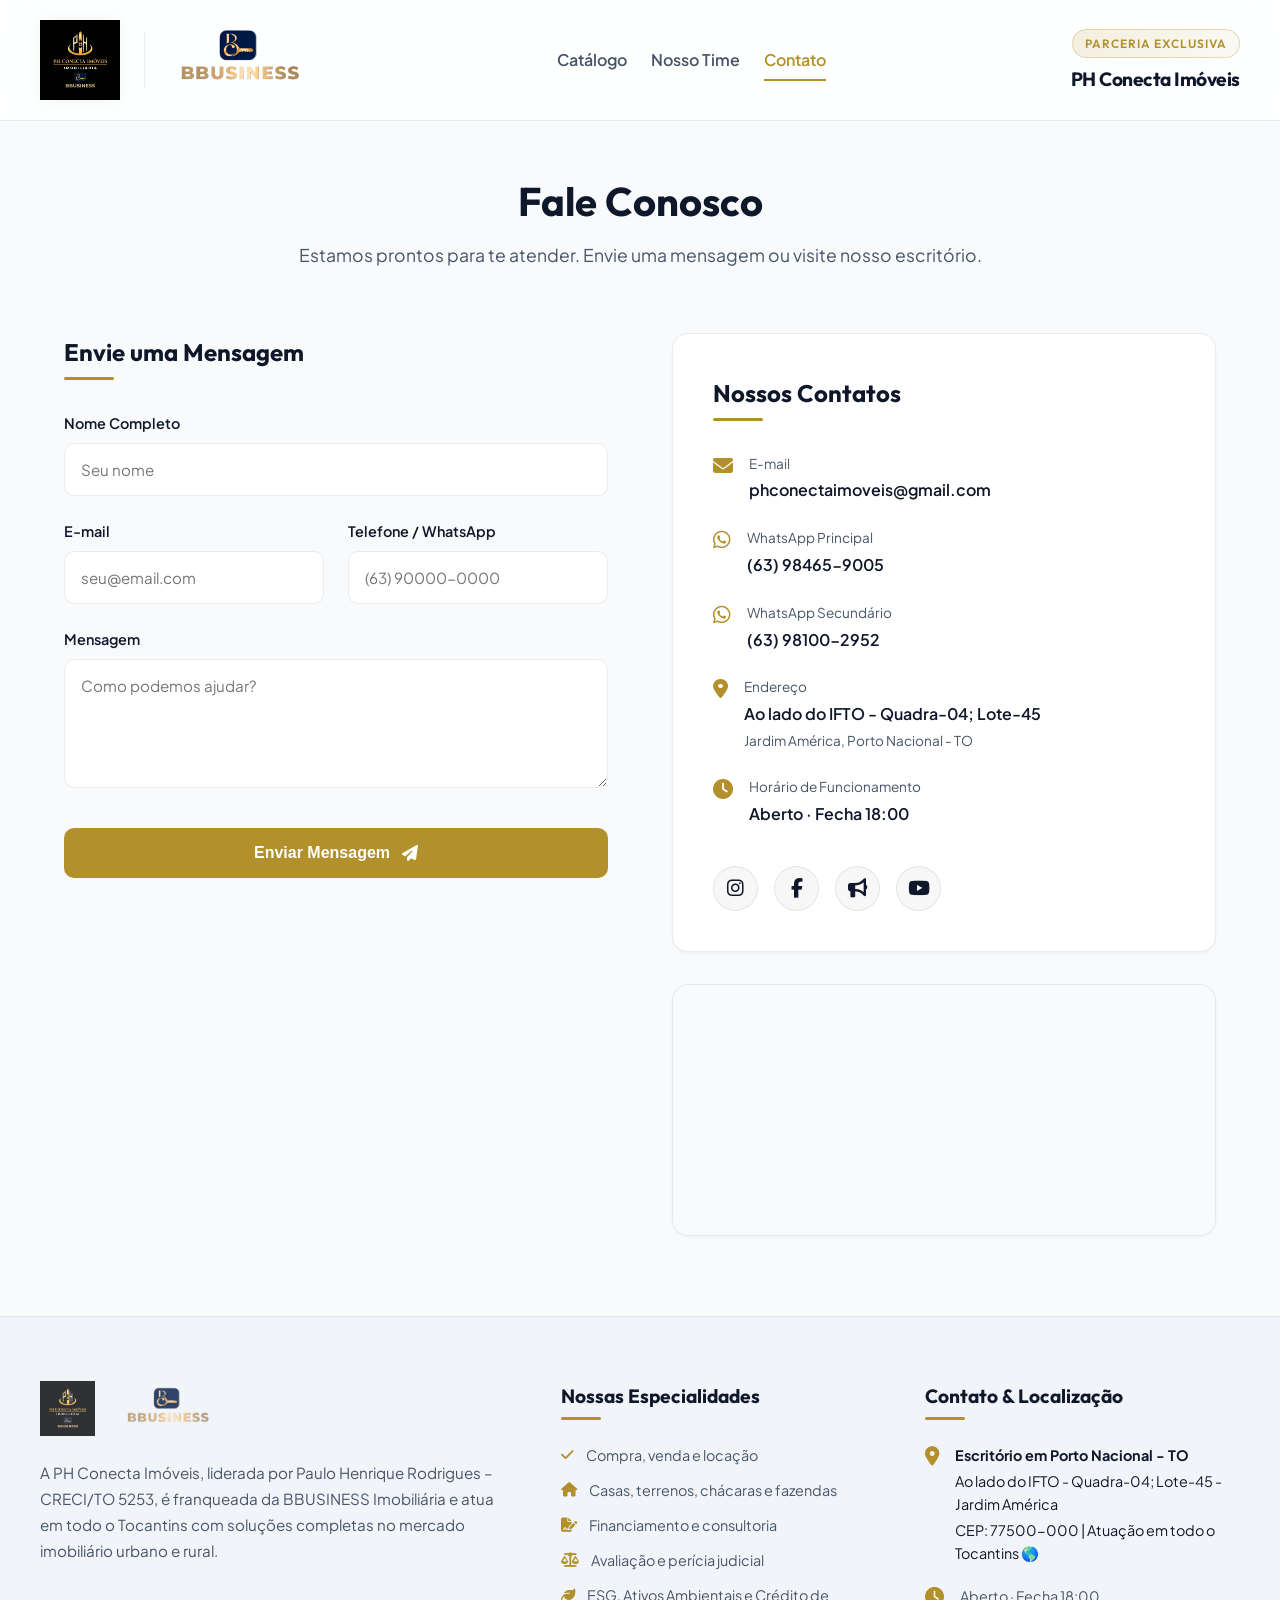
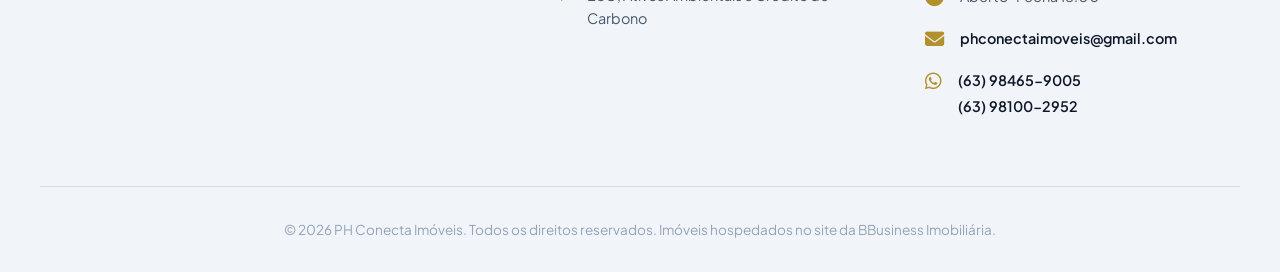
<file: contato.html>
<!DOCTYPE html>
<html lang="pt-BR">
<head>
    <meta charset="UTF-8">
    <meta name="viewport" content="width=device-width, initial-scale=1.0">
    <title>Fale Conosco | PH Conecta Imóveis</title>
    
    <!-- SEO Essencial e Indexação -->
    <meta name="description" content="Fale com a PH Conecta Imóveis, a sua imobiliária em Porto Nacional - TO. Especialistas em compra, venda, locação de fazendas, loteamentos e crédito de carbono.">
    <meta name="keywords" content="imobiliariaphconectaimoveis, imobiliaria.phconectaimoveis, phconectaimoveis, ph conecta imoveis, Contato, Imobiliária em Porto Nacional, Telefone Corretor, WhatsApp Imobiliária, PH Conecta Imóveis, Paulo Henrique Rodrigues, CRECI 5253">
    <meta name="author" content="PH Conecta Imóveis">
    <meta name="robots" content="index, follow">
    <link rel="canonical" href="https://www.phconectaimoveis.com/contato.html">
    
    <!-- Open Graph / Redes Sociais -->
    <meta property="og:url" content="https://www.phconectaimoveis.com/contato.html">
    <meta property="og:title" content="Fale Conosco | PH Conecta Imóveis - Porto Nacional">
    <meta property="og:description" content="Entre em contato com a nossa equipe. Temos as melhores opções do mercado imobiliário urbano e rural no Tocantins.">
    <meta property="og:type" content="website">
    <meta property="og:locale" content="pt_BR">
    <meta property="og:image" content="https://www.phconectaimoveis.com/assets/logo_ph.png">
    
    <!-- Google Fonts -->
    <link rel="preconnect" href="https://fonts.googleapis.com">
    <link rel="preconnect" href="https://fonts.gstatic.com" crossorigin>
    <link href="https://fonts.googleapis.com/css2?family=Outfit:wght@300;400;500;600;700;800&family=Plus+Jakarta+Sans:wght@300;400;500;600;700&display=swap" rel="stylesheet">
    
    <!-- Font Awesome for Icons -->
    <link rel="stylesheet" href="https://cdnjs.cloudflare.com/ajax/libs/font-awesome/6.4.0/css/all.min.css">
    
    <!-- Link para o CSS customizado -->
    <link rel="stylesheet" href="style.css">

    <!-- Google tag (gtag.js) -->
    <script async src="https://www.googletagmanager.com/gtag/js?id=G-YEHW1Y035Z"></script>
    <script>
      window.dataLayer = window.dataLayer || [];
      function gtag(){dataLayer.push(arguments);}
      gtag('js', new Date());

      gtag('config', 'G-YEHW1Y035Z');
    </script>
</head>
<body>

    <!-- Header do Catálogo -->
    <header class="main-header">
        <div class="header-container">
            <div class="brand-showcase">
                <a href="index.html" class="logo-wrapper ph-logo-wrapper">
                    <img src="assets/logo_ph.png" alt="PH Conecta Imóveis" class="logo-img ph-logo">
                </a>
                <div class="brand-divider"></div>
                <div class="logo-wrapper bb-logo-wrapper">
                    <img src="assets/bbusiness_logo.png" alt="BBusiness Imobiliária" class="logo-img bb-logo">
                </div>
            </div>
            
            <nav class="main-nav">
                <a href="index.html" class="nav-link">Catálogo</a>
                <a href="nossotime.html" class="nav-link">Nosso Time</a>
                <a href="contato.html" class="nav-link active">Contato</a>
            </nav>

            <div class="header-text">
                <span class="badge">Parceria Exclusiva</span>
                <h1 style="font-size: 1.2rem; margin-top: 0.2rem;">PH Conecta Imóveis</h1>
            </div>
        </div>
    </header>

    <!-- Seção de Contato -->
    <main class="contact-page">
        <div class="contact-header">
            <h2>Fale Conosco</h2>
            <p>Estamos prontos para te atender. Envie uma mensagem ou visite nosso escritório.</p>
        </div>

        <div class="contact-container">
            <!-- Formulário -->
            <div class="contact-form-section">
                <h3>Envie uma Mensagem</h3>
                <form class="contact-form" onsubmit="sendToWhatsApp(event)">
                    <div class="form-group">
                        <label for="name">Nome Completo</label>
                        <input type="text" id="name" name="name" placeholder="Seu nome" required>
                    </div>
                    <div class="form-row">
                        <div class="form-group">
                            <label for="email">E-mail</label>
                            <input type="email" id="email" name="email" placeholder="seu@email.com" required>
                        </div>
                        <div class="form-group">
                            <label for="phone">Telefone / WhatsApp</label>
                            <input type="tel" id="phone" name="phone" placeholder="(63) 90000-0000" required>
                        </div>
                    </div>
                    <div class="form-group">
                        <label for="message">Mensagem</label>
                        <textarea id="message" name="message" rows="5" placeholder="Como podemos ajudar?" required></textarea>
                    </div>
                    <button type="submit" class="submit-btn">
                        Enviar Mensagem <i class="fa-solid fa-paper-plane"></i>
                    </button>
                </form>
            </div>

            <!-- Informações e Mapa -->
            <div class="contact-info-section">
                <div class="info-card">
                    <h3>Nossos Contatos</h3>
                    <ul class="contact-list">
                        <li>
                            <i class="fa-solid fa-envelope"></i>
                            <div>
                                <span>E-mail</span>
                                <a href="mailto:phconectaimoveis@gmail.com">phconectaimoveis@gmail.com</a>
                            </div>
                        </li>
                        <li>
                            <i class="fa-brands fa-whatsapp"></i>
                            <div>
                                <span>WhatsApp Principal</span>
                                <a href="https://wa.me/5563984659005" target="_blank">(63) 98465-9005</a>
                            </div>
                        </li>
                        <li>
                            <i class="fa-brands fa-whatsapp"></i>
                            <div>
                                <span>WhatsApp Secundário</span>
                                <a href="https://wa.me/5563981002952" target="_blank">(63) 98100-2952</a>
                            </div>
                        </li>
                        <li>
                            <i class="fa-solid fa-location-dot"></i>
                            <div>
                                <span>Endereço</span>
                                <strong>Ao lado do IFTO - Quadra-04; Lote-45</strong>
                                <span>Jardim América, Porto Nacional - TO</span>
                            </div>
                        </li>
                        <li>
                            <i class="fa-solid fa-clock"></i>
                            <div>
                                <span>Horário de Funcionamento</span>
                                <strong>Aberto · Fecha 18:00</strong>
                            </div>
                        </li>
                    </ul>
                    
                    <div class="social-links">
                        <a href="https://www.instagram.com/imobiliaria_ph_conecta_imoveis/" target="_blank" class="social-icon"><i class="fa-brands fa-instagram"></i></a>
                        <a href="https://www.facebook.com/profile.php?id=61579392174771" target="_blank" class="social-icon"><i class="fa-brands fa-facebook-f"></i></a>
                        <a href="https://whatsapp.com/channel/0029VbCNciaJf05h0G0z0J1j" target="_blank" class="social-icon"><i class="fa-solid fa-bullhorn"></i></a>
                        <a href="https://www.youtube.com/@PHconectaIm%C3%B3veis" target="_blank" class="social-icon"><i class="fa-brands fa-youtube"></i></a>
                    </div>
                </div>

                <!-- Google Maps Embutido -->
                <div class="map-container">
                    <iframe 
                        src="https://www.google.com/maps/embed?pb=!1m18!1m12!1m3!1d1139.7744319409855!2d-48.39763713028325!3d-10.694481699999994!2m3!1f0!2f0!3f0!3m2!1i1024!2i768!4f13.1!3m3!1m2!1s0x933b0d91617a31d5%3A0x5bad2772ea0631fc!2sPH%20Conecta%20Im%C3%B3veis!5e0!3m2!1spt-BR!2sbr!4v1700000000000!5m2!1spt-BR!2sbr" 
                        width="100%" 
                        height="250" 
                        style="border:0;" 
                        allowfullscreen="" 
                        loading="lazy" 
                        referrerpolicy="no-referrer-when-downgrade">
                    </iframe>
                </div>
            </div>
        </div>
    </main>

    <!-- Footer do Catálogo Profissional -->
    <footer class="main-footer">
        <div class="footer-container">
            <div class="footer-grid">
                
                <div class="footer-col brand-col">
                    <div class="footer-logos">
                        <img src="assets/logo_ph.png" alt="PH Conecta Imóveis Logo" class="footer-logo ph-flogo">
                        <img src="assets/bbusiness_logo.png" alt="BBusiness Imobiliária Logo" class="footer-logo bb-flogo">
                    </div>
                    <p class="brand-desc">
                        A PH Conecta Imóveis, liderada por Paulo Henrique Rodrigues – CRECI/TO 5253, é franqueada da BBUSINESS Imobiliária e atua em todo o Tocantins com soluções completas no mercado imobiliário urbano e rural.
                    </p>
                </div>
                
                <div class="footer-col info-col">
                    <h3>Nossas Especialidades</h3>
                    <ul class="footer-list">
                        <li><i class="fa-solid fa-check"></i> Compra, venda e locação</li>
                        <li><i class="fa-solid fa-house"></i> Casas, terrenos, chácaras e fazendas</li>
                        <li><i class="fa-solid fa-file-signature"></i> Financiamento e consultoria</li>
                        <li><i class="fa-solid fa-scale-balanced"></i> Avaliação e perícia judicial</li>
                        <li><i class="fa-solid fa-leaf"></i> ESG, Ativos Ambientais e Crédito de Carbono</li>
                    </ul>
                </div>
                
                <div class="footer-col contact-col">
                    <h3>Contato & Localização</h3>
                    <ul class="footer-contact-list">
                        <li>
                            <i class="fa-solid fa-location-dot"></i>
                            <div>
                                <strong>Escritório em Porto Nacional - TO</strong>
                                <a href="https://www.google.com/maps/place/PH+Conecta+Im%C3%B3veis/@-10.6944817,-48.399383,1068m/data=!3m2!1e3!4b1!4m6!3m5!1s0x933b0d91617a31d5:0x5bad2772ea0631fc!8m2!3d-10.694487!4d-48.3968081!16s%2Fg%2F11xyh6w7kj?entry=ttu&g_ep=EgoyMDI2MDYxMC4wIKXMDSoASAFQAw%3D%3D" target="_blank" style="font-weight: 400; display: flex; flex-direction: column; gap: 0.2rem;" title="Ver no Google Maps">
                                    <span>Ao lado do IFTO - Quadra-04; Lote-45 - Jardim América</span>
                                    <span>CEP: 77500-000 | Atuação em todo o Tocantins 🌎</span>
                                </a>
                            </div>
                        </li>
                        <li>
                            <i class="fa-solid fa-clock"></i>
                            <span>Aberto · Fecha 18:00</span>
                        </li>
                        <li>
                            <i class="fa-solid fa-envelope"></i>
                            <a href="mailto:phconectaimoveis@gmail.com">phconectaimoveis@gmail.com</a>
                        </li>
                        <li>
                            <i class="fa-brands fa-whatsapp"></i>
                            <div style="display: flex; flex-direction: column; gap: 0.2rem;">
                                <a href="https://wa.me/5563984659005" target="_blank">(63) 98465-9005</a>
                                <a href="https://wa.me/5563981002952" target="_blank">(63) 98100-2952</a>
                            </div>
                        </li>
                    </ul>
                </div>

            </div>
            
            <div class="footer-bottom">
                <p class="copyright">&copy; 2026 PH Conecta Imóveis. Todos os direitos reservados. Imóveis hospedados no site da BBusiness Imobiliária.</p>
            </div>
        </div>
    </footer>

    <!-- Script para envio via WhatsApp -->
    <script>
        function sendToWhatsApp(event) {
            event.preventDefault();
            const name = document.getElementById('name').value;
            const email = document.getElementById('email').value;
            const phone = document.getElementById('phone').value;
            const message = document.getElementById('message').value;

            // Formatação da mensagem
            const text = `Olá! Vim pelo site da PH Conecta Imóveis.%0A%0A*Nome:* ${name}%0A*E-mail:* ${email}%0A*Telefone:* ${phone}%0A*Mensagem:* ${message}`;
            
            // Número especificado: (63) 98100-2952 -> 5563981002952
            const waLink = `https://wa.me/5563981002952?text=${text}`;
            
            window.open(waLink, '_blank');
        }
    </script>
</body>
</html>
</file>
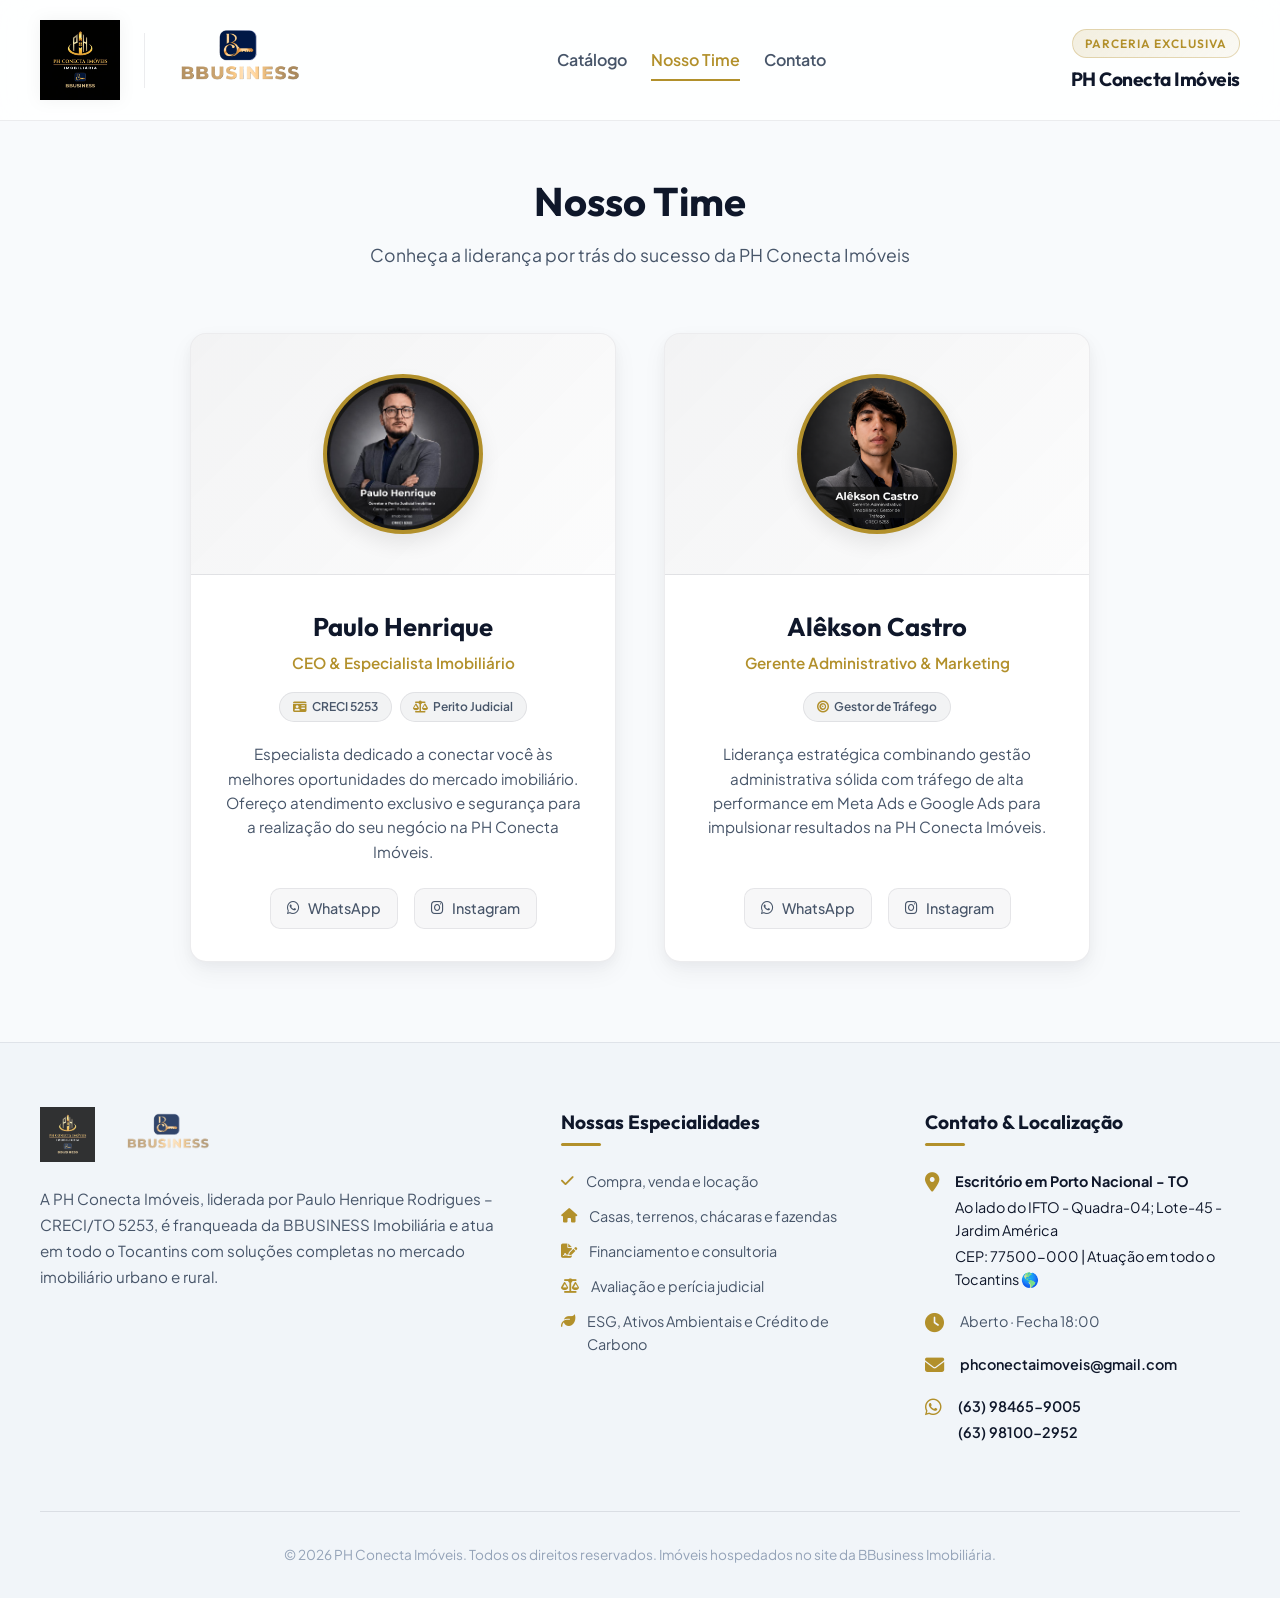
<file: nossotime.html>
<!DOCTYPE html>
<html lang="pt-BR">

<head>
    <meta charset="UTF-8">
    <meta name="viewport" content="width=device-width, initial-scale=1.0">
    <title>Nosso Time | PH Conecta Imóveis</title>

    <!-- SEO Essencial e Indexação -->
    <meta name="description"
        content="Conheça a equipe da PH Conecta Imóveis. Profissionais especialistas no mercado imobiliário urbano e rural no Tocantins.">
    <meta name="keywords"
        content="equipe ph conecta imoveis, nosso time, paulo henrique, alekson castro, imobiliaria porto nacional, corretores porto nacional">
    <meta name="author" content="PH Conecta Imóveis">
    <meta name="robots" content="index, follow">

    <!-- Google Fonts -->
    <link rel="preconnect" href="https://fonts.googleapis.com">
    <link rel="preconnect" href="https://fonts.gstatic.com" crossorigin>
    <link
        href="https://fonts.googleapis.com/css2?family=Outfit:wght@300;400;500;600;700;800&family=Plus+Jakarta+Sans:wght@300;400;500;600;700&display=swap"
        rel="stylesheet">

    <!-- Font Awesome for Icons -->
    <link rel="stylesheet" href="https://cdnjs.cloudflare.com/ajax/libs/font-awesome/6.4.0/css/all.min.css">

    <!-- Link para o CSS customizado -->
    <link rel="stylesheet" href="style.css">
</head>

<body>

    <!-- Header do Catálogo -->
    <header class="main-header">
        <div class="header-container">
            <div class="brand-showcase">
                <a href="index.html" class="logo-wrapper ph-logo-wrapper">
                    <img src="assets/logo_ph.png" alt="PH Conecta Imóveis" class="logo-img ph-logo">
                </a>
                <div class="brand-divider"></div>
                <div class="logo-wrapper bb-logo-wrapper">
                    <img src="assets/bbusiness_logo.png" alt="BBusiness Imobiliária" class="logo-img bb-logo">
                </div>
            </div>

            <nav class="main-nav">
                <a href="index.html" class="nav-link">Catálogo</a>
                <a href="nossotime.html" class="nav-link active">Nosso Time</a>
                <a href="contato.html" class="nav-link">Contato</a>
            </nav>

            <div class="header-text">
                <span class="badge">Parceria Exclusiva</span>
                <h1 style="font-size: 1.2rem; margin-top: 0.2rem;">PH Conecta Imóveis</h1>
            </div>
        </div>
    </header>

    <!-- Seção Nosso Time -->
    <main class="team-page">
        <div class="contact-header">
            <h2>Nosso Time</h2>
            <p>Conheça a liderança por trás do sucesso da PH Conecta Imóveis</p>
        </div>

        <div class="team-container">

            <!-- Card Paulo -->
            <div class="team-card">
                <div class="team-card-header">
                    <div class="team-photo-wrapper">
                        <img src="assets/perfil_ph.png" alt="Paulo Henrique" class="team-photo">
                    </div>
                </div>
                <div class="team-card-body">
                    <h3>Paulo Henrique</h3>
                    <div class="team-role">CEO & Especialista Imobiliário</div>
                    <div class="team-badges">
                        <span class="team-badge"><i class="fa-solid fa-id-card"></i> CRECI 5253</span>
                        <span class="team-badge"><i class="fa-solid fa-scale-balanced"></i> Perito Judicial</span>
                    </div>
                    <p class="team-desc">
                        Especialista dedicado a conectar você às melhores oportunidades do mercado imobiliário. Ofereço
                        atendimento exclusivo e segurança para a realização do seu negócio na PH Conecta Imóveis.
                    </p>
                    <div class="team-social">
                        <a href="https://wa.me/556384659005" target="_blank"><i class="fa-brands fa-whatsapp"></i>
                            WhatsApp</a>
                        <a href="https://www.instagram.com/imobiliaria_ph_conecta_imoveis/" target="_blank"><i
                                class="fa-brands fa-instagram"></i> Instagram</a>
                    </div>
                </div>
            </div>

            <!-- Card Alekson -->
            <div class="team-card">
                <div class="team-card-header">
                    <div class="team-photo-wrapper">
                        <img src="assets/perfil_alek.png" alt="Alêkson Castro" class="team-photo">
                    </div>
                </div>
                <div class="team-card-body">
                    <h3>Alêkson Castro</h3>
                    <div class="team-role">Gerente Administrativo & Marketing</div>
                    <div class="team-badges">
                        <span class="team-badge"><i class="fa-solid fa-bullseye"></i> Gestor de Tráfego</span>
                    </div>
                    <p class="team-desc">
                        Liderança estratégica combinando gestão administrativa sólida com tráfego de alta performance em
                        Meta Ads e Google Ads para impulsionar resultados na PH Conecta Imóveis.
                    </p>
                    <div class="team-social">
                        <a href="https://wa.me/5563981002952" target="_blank"><i class="fa-brands fa-whatsapp"></i>
                            WhatsApp</a>
                        <a href="https://instagram.com/alekson_imobiliario" target="_blank"><i
                                class="fa-brands fa-instagram"></i> Instagram</a>
                    </div>
                </div>
            </div>

        </div>
    </main>

    <!-- Footer do Catálogo Profissional -->
    <footer class="main-footer">
        <div class="footer-container">
            <div class="footer-grid">

                <div class="footer-col brand-col">
                    <div class="footer-logos">
                        <img src="assets/logo_ph.png" alt="PH Conecta Imóveis Logo" class="footer-logo ph-flogo">
                        <img src="assets/bbusiness_logo.png" alt="BBusiness Imobiliária Logo"
                            class="footer-logo bb-flogo">
                    </div>
                    <p class="brand-desc">
                        A PH Conecta Imóveis, liderada por Paulo Henrique Rodrigues – CRECI/TO 5253, é franqueada da
                        BBUSINESS Imobiliária e atua em todo o Tocantins com soluções completas no mercado imobiliário
                        urbano e rural.
                    </p>
                </div>

                <div class="footer-col info-col">
                    <h3>Nossas Especialidades</h3>
                    <ul class="footer-list">
                        <li><i class="fa-solid fa-check"></i> Compra, venda e locação</li>
                        <li><i class="fa-solid fa-house"></i> Casas, terrenos, chácaras e fazendas</li>
                        <li><i class="fa-solid fa-file-signature"></i> Financiamento e consultoria</li>
                        <li><i class="fa-solid fa-scale-balanced"></i> Avaliação e perícia judicial</li>
                        <li><i class="fa-solid fa-leaf"></i> ESG, Ativos Ambientais e Crédito de Carbono</li>
                    </ul>
                </div>

                <div class="footer-col contact-col">
                    <h3>Contato & Localização</h3>
                    <ul class="footer-contact-list">
                        <li>
                            <i class="fa-solid fa-location-dot"></i>
                            <div>
                                <strong>Escritório em Porto Nacional - TO</strong>
                                <a href="https://www.google.com/maps/place/PH+Conecta+Im%C3%B3veis/@-10.6944817,-48.399383,1068m/data=!3m2!1e3!4b1!4m6!3m5!1s0x933b0d91617a31d5:0x5bad2772ea0631fc!8m2!3d-10.694487!4d-48.3968081!16s%2Fg%2F11xyh6w7kj?entry=ttu&g_ep=EgoyMDI2MDYxMC4wIKXMDSoASAFQAw%3D%3D"
                                    target="_blank"
                                    style="font-weight: 400; display: flex; flex-direction: column; gap: 0.2rem;"
                                    title="Ver no Google Maps">
                                    <span>Ao lado do IFTO - Quadra-04; Lote-45 - Jardim América</span>
                                    <span>CEP: 77500-000 | Atuação em todo o Tocantins 🌎</span>
                                </a>
                            </div>
                        </li>
                        <li>
                            <i class="fa-solid fa-clock"></i>
                            <span>Aberto · Fecha 18:00</span>
                        </li>
                        <li>
                            <i class="fa-solid fa-envelope"></i>
                            <a href="mailto:phconectaimoveis@gmail.com">phconectaimoveis@gmail.com</a>
                        </li>
                        <li>
                            <i class="fa-brands fa-whatsapp"></i>
                            <div style="display: flex; flex-direction: column; gap: 0.2rem;">
                                <a href="https://wa.me/5563984659005" target="_blank">(63) 98465-9005</a>
                                <a href="https://wa.me/5563981002952" target="_blank">(63) 98100-2952</a>
                            </div>
                        </li>
                    </ul>
                </div>

            </div>

            <div class="footer-bottom">
                <p class="copyright">&copy; 2026 PH Conecta Imóveis. Todos os direitos reservados. Imóveis hospedados no
                    site da BBusiness Imobiliária.</p>
            </div>
        </div>
    </footer>
</body>

</html>
</file>
<file: style.css>
/* ==========================================================================
   DESIGN SYSTEM & VARIABLES
   ========================================================================== */
:root {
    /* Color Palette (Tema Claro / Light Mode) */
    --bg-main: #f8fafc;
    --bg-card: #ffffff;
    --bg-header: rgba(255, 255, 255, 0.85);
    --border-color: rgba(15, 23, 42, 0.08);
    --border-hover: rgba(197, 168, 128, 0.6);
    
    /* Brand Colors */
    --color-gold: #b2902b;
    --color-gold-hover: #91731b;
    --color-gold-rgb: 178, 144, 43;
    --color-blue: #0055b3;
    
    /* Text Colors */
    --text-primary: #0f172a;
    --text-secondary: #475569;
    --text-muted: #94a3b8;
    
    /* Typography */
    --font-heading: 'Outfit', sans-serif;
    --font-body: 'Plus Jakarta Sans', sans-serif;
    
    /* Layout & Animation */
    --radius-lg: 16px;
    --radius-md: 10px;
    --radius-sm: 6px;
    --transition: all 0.35s cubic-bezier(0.16, 1, 0.3, 1);
    --shadow-sm: 0 2px 4px rgba(0, 0, 0, 0.02), 0 1px 2px rgba(0, 0, 0, 0.03);
    --shadow-md: 0 10px 25px rgba(15, 23, 42, 0.05), 0 4px 12px rgba(15, 23, 42, 0.03);
    --shadow-lg: 0 25px 50px -12px rgba(15, 23, 42, 0.08);
}

/* ==========================================================================
   RESET & BASE STYLES
   ========================================================================== */
* {
    margin: 0;
    padding: 0;
    box-sizing: border-box;
    -webkit-font-smoothing: antialiased;
    -moz-osx-font-smoothing: grayscale;
}

body {
    background-color: var(--bg-main);
    color: var(--text-primary);
    font-family: var(--font-body);
    line-height: 1.6;
    overflow-x: hidden;
}

/* ==========================================================================
   HEADER SECTION
   ========================================================================== */
.main-header {
    position: relative;
    z-index: 100;
    background-color: var(--bg-header);
    backdrop-filter: blur(16px);
    -webkit-backdrop-filter: blur(16px);
    border-bottom: 1px solid var(--border-color);
    padding: 1.25rem 2rem;
    transition: var(--transition);
}

.header-container {
    max-width: 1200px;
    margin: 0 auto;
    display: flex;
    align-items: center;
    justify-content: space-between;
    gap: 2rem;
}

.brand-showcase {
    display: flex;
    align-items: center;
    gap: 1.5rem;
}

.logo-wrapper {
    display: flex;
    align-items: center;
    justify-content: center;
    height: 80px;
    transition: var(--transition);
}

.logo-wrapper:hover {
    transform: scale(1.03);
}

.logo-img {
    max-height: 100%;
    width: auto;
    object-fit: contain;
}

.ph-logo {
    /* Destacar levemente a logo PH */
    filter: drop-shadow(0 0 8px rgba(0, 0, 0, 0.05));
}

.brand-divider {
    width: 1px;
    height: 55px;
    background-color: var(--border-color);
}

.header-text {
    text-align: right;
    display: flex;
    flex-direction: column;
    align-items: flex-end;
}

.badge {
    background: linear-gradient(135deg, rgba(var(--color-gold-rgb), 0.15), rgba(var(--color-gold-rgb), 0.05));
    border: 1px solid rgba(var(--color-gold-rgb), 0.3);
    color: var(--color-gold);
    padding: 0.25rem 0.75rem;
    border-radius: 50px;
    font-size: 0.75rem;
    font-weight: 600;
    text-transform: uppercase;
    letter-spacing: 1px;
    margin-bottom: 0.4rem;
    font-family: var(--font-heading);
}

.header-text h1 {
    font-family: var(--font-heading);
    font-size: 1.8rem;
    font-weight: 700;
    letter-spacing: -0.5px;
    color: var(--text-primary);
    line-height: 1.2;
}

.header-text p {
    color: var(--text-secondary);
    font-size: 0.9rem;
    font-weight: 400;
    margin-top: 0.2rem;
}

/* ==========================================================================
   NAVIGATION MENU
   ========================================================================== */
.main-nav {
    display: flex;
    gap: 1.5rem;
    align-items: center;
}

.nav-link {
    text-decoration: none;
    color: var(--text-secondary);
    font-weight: 600;
    font-size: 1rem;
    padding: 0.5rem 0;
    position: relative;
    transition: var(--transition);
}

.nav-link:hover {
    color: var(--text-primary);
}

.nav-link.active {
    color: var(--color-gold);
}

.nav-link::after {
    content: '';
    position: absolute;
    bottom: 0;
    left: 0;
    width: 0;
    height: 2px;
    background-color: var(--color-gold);
    transition: var(--transition);
}

.nav-link:hover::after, .nav-link.active::after {
    width: 100%;
}

/* ==========================================================================
   FILTER SECTION (AESTHETIC)
   ========================================================================== */
.filter-section {
    position: sticky;
    top: 1rem;
    z-index: 90;
    max-width: 1200px;
    margin: 1rem auto 1.5rem auto;
    padding: 0 1.5rem;
}

.filter-container {
    background-color: var(--bg-card);
    border: 1px solid var(--border-color);
    border-radius: var(--radius-lg);
    padding: 1.25rem;
    display: flex;
    align-items: center;
    justify-content: space-between;
    gap: 2rem;
    box-shadow: var(--shadow-md);
}

.search-box {
    display: flex;
    align-items: center;
    gap: 0.75rem;
    background-color: rgba(15, 23, 42, 0.03);
    border: 1px solid var(--border-color);
    padding: 0.6rem 1rem;
    border-radius: var(--radius-md);
    flex-grow: 1;
    max-width: 500px;
}

.search-box svg {
    color: var(--text-muted);
}

.search-box input {
    background: none;
    border: none;
    outline: none;
    color: var(--text-primary);
    font-family: var(--font-body);
    font-size: 0.9rem;
    width: 100%;
}

.search-box input::placeholder {
    color: var(--text-muted);
}

.filter-badges {
    display: flex;
    gap: 0.75rem;
}

.filter-badge {
    background-color: rgba(15, 23, 42, 0.03);
    border: 1px solid var(--border-color);
    color: var(--text-secondary);
    padding: 0.5rem 1.2rem;
    border-radius: var(--radius-md);
    font-size: 0.85rem;
    font-weight: 500;
    cursor: pointer;
    transition: var(--transition);
}

.filter-badge:hover {
    background-color: rgba(15, 23, 42, 0.06);
    color: var(--text-primary);
}

.filter-badge.active {
    background-color: var(--color-gold);
    color: #ffffff;
    font-weight: 600;
    border-color: var(--color-gold);
}

/* ==========================================================================
   CATALOG GRID & CARDS
   ========================================================================== */
.catalog-container {
    max-width: 1200px;
    margin: 0 auto;
    padding: 1.5rem;
    margin-bottom: 5rem;
}

.catalog-grid {
    display: grid;
    grid-template-columns: repeat(auto-fill, minmax(350px, 1fr));
    gap: 2rem;
}

/* Card Item */
.card-item {
    background-color: var(--bg-card);
    border: 1px solid var(--border-color);
    border-radius: var(--radius-lg);
    overflow: hidden;
    text-decoration: none;
    color: inherit;
    display: flex;
    flex-direction: column;
    box-shadow: var(--shadow-md);
    transition: var(--transition);
    position: relative;
}

.card-item::before {
    content: '';
    position: absolute;
    top: 0;
    left: 0;
    width: 100%;
    height: 100%;
    border-radius: var(--radius-lg);
    border: 1px solid transparent;
    pointer-events: none;
    transition: var(--transition);
    z-index: 2;
}

.card-item:hover {
    transform: translateY(-8px);
    box-shadow: 0 22px 40px -10px rgba(0, 0, 0, 0.6);
}

.card-item:hover::before {
    border-color: var(--border-hover);
}

/* Card Image */
.card-image-wrapper {
    position: relative;
    width: 100%;
    height: 230px;
    overflow: hidden;
    background-color: #e2e8f0;
}

.card-image {
    width: 100%;
    height: 100%;
    object-fit: cover;
    transition: transform 0.8s cubic-bezier(0.16, 1, 0.3, 1);
}

.card-item:hover .card-image {
    transform: scale(1.08);
}

.card-tag {
    position: absolute;
    top: 1rem;
    left: 1rem;
    background: rgba(15, 23, 42, 0.75);
    backdrop-filter: blur(8px);
    border: 1px solid rgba(255, 255, 255, 0.15);
    color: #ffffff;
    padding: 0.35rem 0.8rem;
    border-radius: var(--radius-sm);
    font-size: 0.75rem;
    font-weight: 600;
    text-transform: uppercase;
    letter-spacing: 0.5px;
    z-index: 10;
}

/* Card Content */
.card-content {
    padding: 1.5rem;
    display: flex;
    flex-direction: column;
    flex-grow: 1;
}

.card-location {
    display: flex;
    align-items: center;
    gap: 0.4rem;
    color: var(--text-muted);
    font-size: 0.8rem;
    margin-bottom: 0.75rem;
}

.card-location svg {
    color: var(--color-gold);
}

.card-title {
    font-family: var(--font-heading);
    font-size: 1.25rem;
    font-weight: 600;
    line-height: 1.35;
    margin-bottom: 0.75rem;
    color: var(--text-primary);
    transition: var(--transition);
}

.card-item:hover .card-title {
    color: var(--color-gold);
}

.card-description {
    color: var(--text-secondary);
    font-size: 0.875rem;
    margin-bottom: 1.5rem;
    display: -webkit-box;
    -webkit-line-clamp: 2;
    -webkit-box-orient: vertical;
    overflow: hidden;
    height: 2.8rem; /* Evita quebras de grid mantendo o tamanho */
}

/* Card Features */
.card-features {
    display: flex;
    align-items: center;
    gap: 1.25rem;
    border-top: 1px solid var(--border-color);
    border-bottom: 1px solid var(--border-color);
    padding: 0.85rem 0;
    margin-bottom: 1.5rem;
}

.feature-item {
    display: flex;
    align-items: center;
    gap: 0.4rem;
    font-size: 0.85rem;
    color: var(--text-secondary);
}

.feature-item svg {
    color: var(--text-muted);
}

/* Card Footer */
.card-footer {
    margin-top: auto;
    display: flex;
    align-items: center;
    justify-content: space-between;
}

.card-price {
    display: flex;
    flex-direction: column;
}

.price-label {
    font-size: 0.75rem;
    color: var(--text-muted);
    text-transform: uppercase;
}

.price-value {
    font-family: var(--font-heading);
    font-size: 1.4rem;
    font-weight: 700;
    color: var(--text-primary);
    transition: var(--transition);
}

.card-item:hover .price-value {
    color: var(--color-gold);
}

.card-btn {
    display: flex;
    align-items: center;
    gap: 0.4rem;
    color: var(--text-primary);
    font-size: 0.85rem;
    font-weight: 600;
    border: 1px solid var(--border-color);
    padding: 0.5rem 0.9rem;
    border-radius: var(--radius-md);
    transition: var(--transition);
}

.card-item:hover .card-btn {
    background-color: var(--color-gold);
    color: var(--bg-main);
    border-color: var(--color-gold);
}

.card-btn svg {
    transition: transform 0.3s;
}

.card-item:hover .card-btn svg {
    transform: translateX(3px);
}

/* ==========================================================================
   FOOTER SECTION
   ========================================================================== */
.main-footer {
    background-color: #f1f5f9;
    border-top: 1px solid var(--border-color);
    padding: 4rem 2rem 2rem 2rem;
    color: var(--text-secondary);
}

.footer-container {
    max-width: 1200px;
    margin: 0 auto;
    display: flex;
    flex-direction: column;
    gap: 3rem;
}

.footer-grid {
    display: grid;
    grid-template-columns: 1.5fr 1fr 1fr;
    gap: 3rem;
}

.brand-col .footer-logos {
    display: flex;
    align-items: center;
    gap: 1.5rem;
    margin-bottom: 1.5rem;
}

.footer-logo {
    height: 55px;
    width: auto;
    object-fit: contain;
    opacity: 0.8;
    transition: var(--transition);
}

.footer-logo:hover {
    opacity: 1;
}

.brand-desc {
    font-size: 0.95rem;
    line-height: 1.7;
}

.footer-col h3 {
    font-family: var(--font-heading);
    color: var(--text-primary);
    font-size: 1.2rem;
    margin-bottom: 1.5rem;
    position: relative;
    padding-bottom: 0.5rem;
}

.footer-col h3::after {
    content: '';
    position: absolute;
    bottom: 0;
    left: 0;
    width: 40px;
    height: 3px;
    background-color: var(--color-gold);
    border-radius: 2px;
}

.footer-list {
    list-style: none;
    padding: 0;
}

.footer-list li {
    display: flex;
    align-items: flex-start;
    gap: 0.75rem;
    margin-bottom: 0.75rem;
    font-size: 0.9rem;
}

.footer-list li i {
    color: var(--color-gold);
    margin-top: 0.25rem;
}

.footer-contact-list {
    list-style: none;
    padding: 0;
}

.footer-contact-list li {
    display: flex;
    align-items: flex-start;
    gap: 1rem;
    margin-bottom: 1.2rem;
    font-size: 0.9rem;
}

.footer-contact-list li i {
    color: var(--color-gold);
    font-size: 1.2rem;
    margin-top: 0.2rem;
}

.footer-contact-list li div {
    display: flex;
    flex-direction: column;
    gap: 0.2rem;
}

.footer-contact-list strong {
    color: var(--text-primary);
}

.footer-contact-list a {
    color: var(--text-primary);
    text-decoration: none;
    font-weight: 600;
    transition: var(--transition);
}

.footer-contact-list a:hover {
    color: var(--color-gold);
}

.footer-bottom {
    border-top: 1px solid rgba(15, 23, 42, 0.1);
    padding-top: 2rem;
    text-align: center;
}

.copyright {
    font-size: 0.85rem;
    color: var(--text-muted);
}

/* ==========================================================================
   FLOATING CONTACTS WIDGET
   ========================================================================== */
.floating-contacts {
    position: fixed;
    bottom: 30px;
    right: 30px;
    z-index: 999;
    display: flex;
    flex-direction: column-reverse;
    align-items: center;
    gap: 10px;
}

.fc-toggle {
    width: 60px;
    height: 60px;
    background-color: var(--color-gold);
    color: white;
    border-radius: 50%;
    display: flex;
    align-items: center;
    justify-content: center;
    font-size: 1.5rem;
    box-shadow: var(--shadow-lg);
    cursor: pointer;
    transition: var(--transition);
    z-index: 2;
}

.fc-toggle:hover {
    transform: scale(1.1);
    background-color: var(--color-gold-hover);
}

.fc-menu {
    display: flex;
    flex-direction: column;
    gap: 10px;
    opacity: 0;
    visibility: hidden;
    transform: translateY(20px);
    transition: all 0.3s cubic-bezier(0.175, 0.885, 0.32, 1.275);
}

.floating-contacts:hover .fc-menu {
    opacity: 1;
    visibility: visible;
    transform: translateY(0);
}

.fc-item {
    width: 50px;
    height: 50px;
    background-color: white;
    color: var(--text-primary);
    border-radius: 50%;
    display: flex;
    align-items: center;
    justify-content: center;
    font-size: 1.2rem;
    box-shadow: var(--shadow-md);
    text-decoration: none;
    position: relative;
    transition: var(--transition);
}

.fc-item:hover {
    transform: scale(1.1);
}

.fc-wa1:hover, .fc-wa2:hover, .fc-wachannel:hover {
    background-color: #25D366;
    color: white;
}

.fc-ig:hover {
    background: linear-gradient(45deg, #f09433 0%, #e6683c 25%, #dc2743 50%, #cc2366 75%, #bc1888 100%);
    color: white;
}

.fc-fb:hover {
    background-color: #1877F2;
    color: white;
}

.fc-yt:hover {
    background-color: #FF0000;
    color: white;
}

.fc-tooltip {
    position: absolute;
    right: 65px;
    background-color: rgba(15, 23, 42, 0.9);
    color: white;
    padding: 0.4rem 0.8rem;
    border-radius: 4px;
    font-size: 0.8rem;
    font-family: var(--font-body);
    white-space: nowrap;
    opacity: 0;
    visibility: hidden;
    transition: opacity 0.3s;
    pointer-events: none;
}

.fc-tooltip::after {
    content: '';
    position: absolute;
    top: 50%;
    left: 100%;
    transform: translateY(-50%);
    border-width: 5px;
    border-style: solid;
    border-color: transparent transparent transparent rgba(15, 23, 42, 0.9);
}

.fc-item:hover .fc-tooltip {
    opacity: 1;
    visibility: visible;
}

.card-item.hidden {
    display: none !important;
}

/* ==========================================================================
   CONTACT PAGE
   ========================================================================== */
.contact-page {
    max-width: 1200px;
    margin: 3rem auto 5rem auto;
    padding: 0 1.5rem;
}

.contact-header {
    text-align: center;
    margin-bottom: 4rem;
}

.contact-header h2 {
    font-family: var(--font-heading);
    font-size: 2.5rem;
    color: var(--text-primary);
    margin-bottom: 0.5rem;
}

.contact-header p {
    color: var(--text-secondary);
    font-size: 1.1rem;
}

.contact-container {
    display: grid;
    grid-template-columns: 1fr 1fr;
    gap: 4rem;
    align-items: start;
}

.contact-form-section h3, .contact-info-section h3 {
    font-family: var(--font-heading);
    font-size: 1.5rem;
    color: var(--text-primary);
    margin-bottom: 2rem;
    position: relative;
    padding-bottom: 0.5rem;
}

.contact-form-section h3::after, .contact-info-section h3::after {
    content: '';
    position: absolute;
    bottom: 0;
    left: 0;
    width: 50px;
    height: 3px;
    background-color: var(--color-gold);
    border-radius: 2px;
}

.contact-form {
    display: flex;
    flex-direction: column;
    gap: 1.5rem;
}

.form-group {
    display: flex;
    flex-direction: column;
    gap: 0.5rem;
}

.form-row {
    display: grid;
    grid-template-columns: 1fr 1fr;
    gap: 1.5rem;
}

.form-group label {
    font-weight: 600;
    font-size: 0.9rem;
    color: var(--text-primary);
}

.form-group input, .form-group textarea {
    padding: 1rem;
    border: 1px solid var(--border-color);
    border-radius: var(--radius-md);
    background-color: var(--bg-card);
    font-family: var(--font-body);
    font-size: 0.95rem;
    color: var(--text-primary);
    transition: var(--transition);
}

.form-group input:focus, .form-group textarea:focus {
    outline: none;
    border-color: var(--color-gold);
    box-shadow: 0 0 0 3px rgba(178, 144, 43, 0.1);
}

.submit-btn {
    background-color: var(--color-gold);
    color: white;
    border: none;
    padding: 1rem 2rem;
    border-radius: var(--radius-md);
    font-size: 1rem;
    font-weight: 700;
    cursor: pointer;
    display: flex;
    align-items: center;
    justify-content: center;
    gap: 0.75rem;
    transition: var(--transition);
    margin-top: 1rem;
}

.submit-btn:hover {
    background-color: var(--color-gold-hover);
    transform: translateY(-2px);
    box-shadow: var(--shadow-md);
}

.info-card {
    background-color: var(--bg-card);
    border: 1px solid var(--border-color);
    border-radius: var(--radius-lg);
    padding: 2.5rem;
    box-shadow: var(--shadow-sm);
    margin-bottom: 2rem;
}

.contact-list {
    list-style: none;
    display: flex;
    flex-direction: column;
    gap: 1.5rem;
    margin-bottom: 2.5rem;
}

.contact-list li {
    display: flex;
    align-items: flex-start;
    gap: 1rem;
}

.contact-list i {
    color: var(--color-gold);
    font-size: 1.25rem;
    margin-top: 0.2rem;
}

.contact-list div {
    display: flex;
    flex-direction: column;
    gap: 0.2rem;
}

.contact-list span {
    font-size: 0.85rem;
    color: var(--text-secondary);
}

.contact-list a, .contact-list strong {
    color: var(--text-primary);
    font-size: 1rem;
    text-decoration: none;
    font-weight: 600;
}

.contact-list a:hover {
    color: var(--color-gold);
}

.social-links {
    display: flex;
    gap: 1rem;
}

.social-icon {
    width: 45px;
    height: 45px;
    background-color: rgba(15, 23, 42, 0.03);
    border: 1px solid var(--border-color);
    border-radius: 50%;
    display: flex;
    align-items: center;
    justify-content: center;
    color: var(--text-primary);
    font-size: 1.2rem;
    text-decoration: none;
    transition: var(--transition);
}

.social-icon:hover {
    background-color: var(--color-gold);
    color: white;
    border-color: var(--color-gold);
    transform: translateY(-3px);
}

.map-container {
    border-radius: var(--radius-lg);
    overflow: hidden;
    border: 1px solid var(--border-color);
    box-shadow: var(--shadow-sm);
}

.map-container iframe {
    display: block;
}

/* ==========================================================================
   MEDIA QUERIES (RESPONSIVIDADE)
   ========================================================================== */
@media (max-width: 768px) {
    .header-container {
        flex-direction: column;
        text-align: center;
        gap: 1.25rem;
        padding: 0.5rem 0;
    }
    
    .header-text {
        text-align: center;
        align-items: center;
    }
    
    .filter-container {
        flex-direction: column;
        align-items: stretch;
        gap: 1rem;
    }
    
    .search-box {
        max-width: 100%;
    }
    
    .filter-badges {
        overflow-x: auto;
        padding-bottom: 0.25rem;
        width: 100%;
        justify-content: flex-start;
        scrollbar-width: none; /* Firefox */
    }
    
    .filter-badges::-webkit-scrollbar {
        display: none; /* Chrome/Safari */
    }
    
    .catalog-grid {
        grid-template-columns: 1fr;
    }
    
    .footer-grid {
        grid-template-columns: 1fr;
        gap: 2.5rem;
    }
    
    .contact-container {
        grid-template-columns: 1fr;
        gap: 3rem;
    }

    .form-row {
        grid-template-columns: 1fr;
    }
    
    /* Ajustes Gerais de Tipografia e Espaçamento */
    .contact-header h2 {
        font-size: 2rem;
    }
    
    .main-footer {
        padding: 2.5rem 1.5rem 1.5rem 1.5rem;
    }

    .main-nav {
        gap: 1rem;
        flex-wrap: wrap;
        justify-content: center;
    }
    
    .nav-link {
        font-size: 0.95rem;
    }

    .info-card {
        padding: 1.5rem;
    }

    .card-content {
        padding: 1.25rem;
    }
    
    .team-card-body {
        padding: 1.5rem;
    }
    
    .filter-section {
        padding: 1rem 1.5rem;
    }
    
    /* Widget Flutuante Responsivo */
    .floating-contacts {
        bottom: 20px;
        right: 20px;
    }
    
    .fc-toggle {
        width: 50px;
        height: 50px;
        font-size: 1.25rem;
    }
    
    .fc-item {
        width: 45px;
        height: 45px;
        font-size: 1.1rem;
    }
    
    .fc-tooltip {
        display: none !important; /* Ocultar tooltips no celular para evitar travamento no tap */
    }
}
/* ==========================================================================
   TEAM PAGE
   ========================================================================== */
.team-page {
    max-width: 1200px;
    margin: 3rem auto 5rem auto;
    padding: 0 1.5rem;
}

.team-container {
    display: grid;
    grid-template-columns: repeat(auto-fit, minmax(300px, 1fr));
    gap: 3rem;
    max-width: 900px;
    margin: 0 auto;
}

.team-card {
    background-color: var(--bg-card);
    border: 1px solid var(--border-color);
    border-radius: var(--radius-lg);
    overflow: hidden;
    box-shadow: var(--shadow-md);
    transition: var(--transition);
    display: flex;
    flex-direction: column;
    position: relative;
}

.team-card:hover {
    transform: translateY(-5px);
    box-shadow: var(--shadow-lg);
    border-color: var(--color-gold);
}

.team-card-header {
    background: linear-gradient(135deg, rgba(15, 23, 42, 0.05), rgba(15, 23, 42, 0.01));
    border-bottom: 1px solid var(--border-color);
    padding: 2.5rem 1rem;
    display: flex;
    justify-content: center;
    align-items: center;
}

.team-photo-wrapper {
    width: 160px;
    height: 160px;
    border-radius: 50%;
    background-color: var(--color-gold);
    padding: 4px;
    box-shadow: 0 10px 20px rgba(0,0,0,0.08);
}

.team-photo {
    width: 100%;
    height: 100%;
    border-radius: 50%;
    object-fit: cover;
    background-color: #fff;
}

.team-card-body {
    padding: 2rem;
    display: flex;
    flex-direction: column;
    align-items: center;
    text-align: center;
    flex-grow: 1;
}

.team-card-body h3 {
    font-family: var(--font-heading);
    font-size: 1.6rem;
    color: var(--text-primary);
    margin-bottom: 0.2rem;
}

.team-role {
    color: var(--color-gold);
    font-weight: 600;
    font-size: 0.95rem;
    margin-bottom: 1rem;
}

.team-badges {
    display: flex;
    gap: 0.5rem;
    flex-wrap: wrap;
    justify-content: center;
    margin-bottom: 1.25rem;
}

.team-badge {
    background-color: rgba(15, 23, 42, 0.05);
    border: 1px solid var(--border-color);
    color: var(--text-secondary);
    padding: 0.3rem 0.8rem;
    border-radius: 50px;
    font-size: 0.75rem;
    font-weight: 600;
}

.team-badge i {
    margin-right: 0.2rem;
    color: var(--color-gold);
}

.team-desc {
    color: var(--text-secondary);
    font-size: 0.95rem;
    line-height: 1.6;
    margin-bottom: 1.5rem;
}

.team-social {
    display: flex;
    gap: 1rem;
    margin-top: auto;
}

.team-social a {
    display: flex;
    align-items: center;
    justify-content: center;
    gap: 0.5rem;
    color: var(--text-secondary);
    text-decoration: none;
    font-weight: 500;
    font-size: 0.9rem;
    padding: 0.5rem 1rem;
    border-radius: var(--radius-md);
    background-color: rgba(15, 23, 42, 0.03);
    border: 1px solid var(--border-color);
    transition: var(--transition);
}

.team-social a:hover {
    background-color: var(--color-gold);
    color: white;
    border-color: var(--color-gold);
}

@media (max-width: 768px) {
    .team-container {
        grid-template-columns: 1fr;
    }
}
</file>
